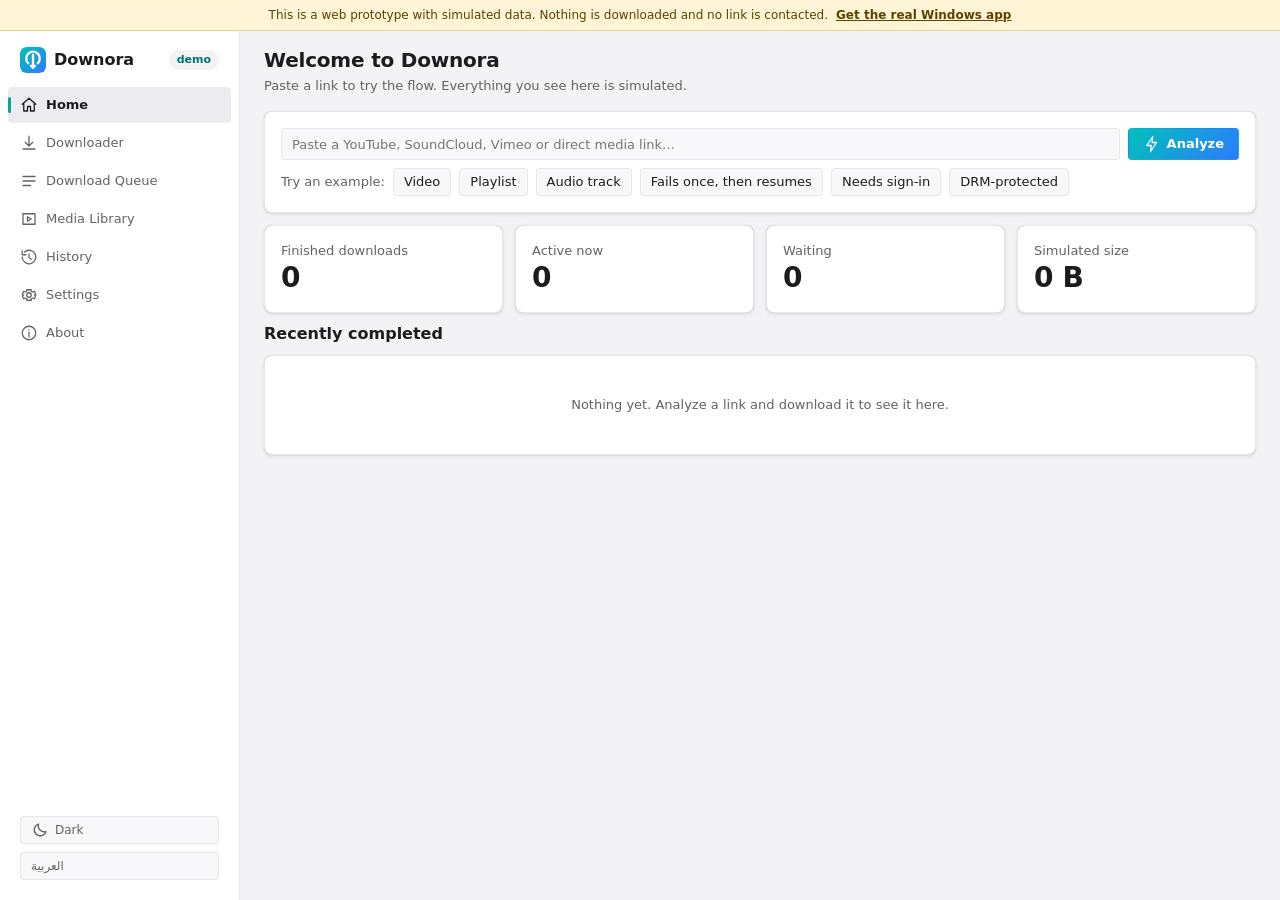
<file: site/index.html>
<!doctype html>
<html lang="en" dir="ltr" data-theme="dark">
<head>
<meta charset="utf-8">
<meta name="viewport" content="width=device-width, initial-scale=1">
<title>Downora web demo</title>
<meta name="description" content="Interactive prototype of Downora, a native Windows media downloader. Simulated data: nothing is downloaded.">
<link rel="icon" href="favicon.svg" type="image/svg+xml">
<link rel="stylesheet" href="styles.css">
</head>
<body>
<div class="banner" id="banner" role="note"></div>
<div class="app">
  <aside class="side">
    <div>
      <div class="brand"><img src="favicon.svg" alt=""><span>Downora</span><small>demo</small></div>
      <nav id="nav" aria-label="Main"></nav>
    </div>
    <div class="side-foot" id="sidefoot"></div>
  </aside>
  <main id="view" tabindex="-1"></main>
</div>
<div id="toast" class="toast" role="status" hidden></div>
<script src="i18n.js"></script>
<script src="engine.js"></script>
<script src="app.js"></script>
</body>
</html>
</file>
<file: site/styles.css>
/* Downora web demo. Tokens follow design/stitch/fluent_velocity/DESIGN.md. No external fonts, scripts or images. */
:root {
  --canvas: #f3f3f5; --card: #ffffff; --card2: #f8f8fa; --hover: #ececf0;
  --border: #e5e5ea; --text: #1c1c1e; --text2: #636366; --text3: #6b6b70;
  --teal: #00a89f; --teal-text: #00756e; --blue: #2d7bff;
  --grad: linear-gradient(135deg, #00c2b8, #2d7bff);
  --track: rgba(0,0,0,.1); --shadow: 0 2px 4px rgba(0,0,0,.08), 0 0 1px rgba(0,0,0,.18);
  --waiting: #64748b; --extracting: #7e22ce; --downloading: #00756e; --processing: #b45309; --completed: #047857; --failed: #b91c1c; --paused: #475569;
  --font: "Segoe UI Variable", "Segoe UI", -apple-system, system-ui, sans-serif;
  --mono: "JetBrains Mono", "Segoe UI Mono", Consolas, monospace;
}
:root[data-theme="dark"] {
  --canvas: #1c1c1e; --card: #2a2a2d; --card2: #323236; --hover: #3c3c41;
  --border: rgba(255,255,255,.09); --text: #ffffff; --text2: #a1a1a6; --text3: #8e8e93;
  --teal: #00c2b8; --teal-text: #2dd4bf;
  --track: rgba(255,255,255,.1); --shadow: 0 2px 4px rgba(0,0,0,.16), 0 0 1px rgba(0,0,0,.24);
  --waiting: #94a3b8; --extracting: #c084fc; --downloading: #2dd4bf; --processing: #fbbf24; --completed: #34d399; --failed: #f87171; --paused: #cbd5e1;
}
* { box-sizing: border-box; }
html, body { margin: 0; height: 100%; }
body { background: var(--canvas); color: var(--text); font: 13px/18px var(--font); -webkit-font-smoothing: antialiased; }
button, input, select { font: inherit; color: inherit; }
button { cursor: pointer; }
:focus-visible { outline: 2px solid var(--teal); outline-offset: 2px; }
a { color: var(--teal-text); }
.sr { position: absolute; width: 1px; height: 1px; overflow: hidden; clip: rect(0 0 0 0); white-space: nowrap; }
.ltr { direction: ltr; unicode-bidi: isolate; display: inline-block; }
svg.i { width: 18px; height: 18px; fill: none; stroke: currentColor; stroke-width: 1.7; stroke-linecap: round; stroke-linejoin: round; flex: none; }

/* demo banner */
.banner { background: #fff4d6; color: #5c4200; border-bottom: 1px solid #ecd48a; padding: 6px 16px; font-size: 12px; display: flex; gap: 8px; align-items: center; justify-content: center; text-align: center; flex-wrap: wrap; }
:root[data-theme="dark"] .banner { background: #3b3010; color: #f3dc9a; border-color: #6a5718; }
.banner a { color: inherit; font-weight: 600; }

.app { display: grid; grid-template-columns: 240px 1fr; min-height: calc(100vh - 31px); }
.side { background: var(--card); border-inline-end: 1px solid var(--border); padding: 12px 8px; display: flex; flex-direction: column; justify-content: space-between; position: sticky; top: 0; height: calc(100vh - 31px); }
.brand { display: flex; align-items: center; gap: 8px; padding: 4px 12px 14px; font-size: 16px; font-weight: 600; }
.brand img { width: 26px; height: 26px; border-radius: 6px; }
.brand small { margin-inline-start: auto; font-size: 11px; color: var(--teal-text); background: var(--canvas); padding: 1px 8px; border-radius: 99px; }
nav { display: flex; flex-direction: column; gap: 2px; }
nav a { display: flex; align-items: center; gap: 8px; height: 36px; padding: 0 12px; border-radius: 4px; text-decoration: none; color: var(--text2); position: relative; }
nav a:hover { background: var(--hover); color: var(--text); }
nav a[aria-current="page"] { background: var(--hover); color: var(--text); font-weight: 600; }
nav a[aria-current="page"]::before { content: ""; position: absolute; inset-inline-start: 0; top: 10px; width: 3px; height: 16px; border-radius: 2px; background: var(--teal); }
nav .count { margin-inline-start: auto; background: var(--teal); color: #00201e; font-size: 11px; font-weight: 600; padding: 0 7px; border-radius: 99px; }
.side-foot { padding: 8px 12px; color: var(--text2); font-size: 12px; display: flex; flex-direction: column; gap: 8px; }
main { padding: 16px 24px 40px; max-width: 1180px; width: 100%; margin: 0 auto; }
h1 { font-size: 20px; line-height: 26px; margin: 0 0 4px; letter-spacing: -.01em; }
h2 { font-size: 16px; margin: 0; }
.sub { color: var(--text2); margin: 0 0 16px; }
.card { background: var(--card); border: 1px solid var(--border); border-radius: 8px; box-shadow: var(--shadow); padding: 16px; }
.stack { display: flex; flex-direction: column; gap: 12px; }
.row { display: flex; align-items: center; gap: 8px; flex-wrap: wrap; }
.grow { flex: 1; min-width: 0; }
.muted { color: var(--text2); }
.mono { font-family: var(--mono); font-size: 12px; }

.btn { height: 32px; padding: 0 14px; border-radius: 4px; border: 1px solid var(--border); background: var(--card2); display: inline-flex; align-items: center; gap: 6px; font-weight: 600; }
.btn:hover:not(:disabled) { background: var(--hover); }
.btn:disabled { opacity: .5; cursor: default; }
.btn.primary { background: var(--grad); border-color: transparent; color: #fff; }
.btn.primary:hover:not(:disabled) { filter: brightness(1.08); }
.btn.primary:active:not(:disabled) { transform: scale(.985); }
.btn.sm { height: 28px; padding: 0 10px; font-weight: 400; }
.btn.icon { width: 32px; padding: 0; justify-content: center; }
.input, select { height: 32px; border-radius: 4px; border: 1px solid var(--border); background: var(--card2); padding: 0 10px; min-width: 0; }
.input:focus { border-bottom: 2px solid var(--teal); outline: none; }
.url { flex: 1; min-width: 220px; direction: ltr; text-align: start; }
.badge { display: inline-flex; align-items: center; height: 20px; padding: 0 8px; border-radius: 99px; font-size: 11px; font-weight: 600; letter-spacing: .02em; border: 1px solid currentColor; background: color-mix(in srgb, currentColor 13%, transparent); white-space: nowrap; }
.s-waiting { color: var(--waiting); } .s-extracting { color: var(--extracting); } .s-downloading { color: var(--downloading); } .s-processing { color: var(--processing); }
.s-completed { color: var(--completed); } .s-failed { color: var(--failed); } .s-paused { color: var(--paused); } .s-cancelled { color: var(--paused); }
.msg { border-radius: 8px; padding: 10px 12px; border: 1px solid var(--border); background: var(--card2); }
.msg.err { color: var(--failed); border-color: currentColor; background: color-mix(in srgb, currentColor 10%, transparent); }
.msg.err > span { color: var(--text); }

.stats { display: grid; grid-template-columns: repeat(auto-fit, minmax(190px, 1fr)); gap: 12px; }
.stat b { display: block; font-size: 28px; line-height: 36px; font-weight: 600; letter-spacing: -.015em; }
.job, .item { display: flex; gap: 12px; align-items: center; padding: 12px 16px; background: var(--card); border: 1px solid var(--border); border-radius: 8px; }
.job:hover { background: var(--card2); border-color: color-mix(in srgb, var(--teal) 40%, transparent); }
.thumb { width: 48px; height: 48px; border-radius: 6px; flex: none; display: grid; place-items: center; color: #fff; font-weight: 700; font-size: 11px; }
.title { font-weight: 600; overflow: hidden; text-overflow: ellipsis; white-space: nowrap; }
.bar { height: 4px; border-radius: 99px; background: var(--track); overflow: hidden; margin: 6px 0; }
.bar > i { display: block; height: 100%; background: var(--grad); border-radius: 99px; transition: width .2s cubic-bezier(0,0,0,1); }
.bar.wave > i { width: 40% !important; animation: wave 1.2s ease-in-out infinite alternate; }
@keyframes wave { from { margin-inline-start: 0; } to { margin-inline-start: 60%; } }
@media (prefers-reduced-motion: reduce) { .bar.wave > i { animation: none; } .bar > i { transition: none; } }
.list { display: flex; flex-direction: column; gap: 8px; }
.seg { display: inline-flex; border: 1px solid var(--border); border-radius: 6px; overflow: hidden; }
.seg button { border: 0; background: transparent; height: 30px; padding: 0 14px; }
.seg button[aria-pressed="true"] { background: var(--hover); font-weight: 600; }
table { width: 100%; border-collapse: collapse; }
th, td { text-align: start; padding: 8px 10px; border-bottom: 1px solid var(--border); }
th { font-weight: 600; color: var(--text2); font-size: 12px; }
.empty { text-align: center; padding: 40px 16px; color: var(--text2); }
.check { width: 16px; height: 16px; accent-color: var(--teal); }
.toast { position: fixed; inset-inline-end: 20px; bottom: 20px; background: var(--card2); border: 1px solid var(--border); border-radius: 8px; box-shadow: 0 8px 16px rgba(0,0,0,.3); padding: 10px 14px; z-index: 10; max-width: 340px; }
.setting { display: flex; justify-content: space-between; align-items: center; gap: 16px; padding: 10px 0; border-bottom: 1px solid var(--border); }
.setting:last-child { border: 0; }

@media (max-width: 860px) {
  .app { grid-template-columns: 1fr; grid-template-rows: auto 1fr; }
  .side { position: static; height: auto; flex-direction: column; border-inline-end: 0; border-bottom: 1px solid var(--border); }
  nav { flex-direction: row; flex-wrap: wrap; }
  nav a { height: 32px; }
  .side-foot { flex-direction: row; align-items: center; flex-wrap: wrap; }
  main { padding: 12px 16px 40px; }
}
</file>
